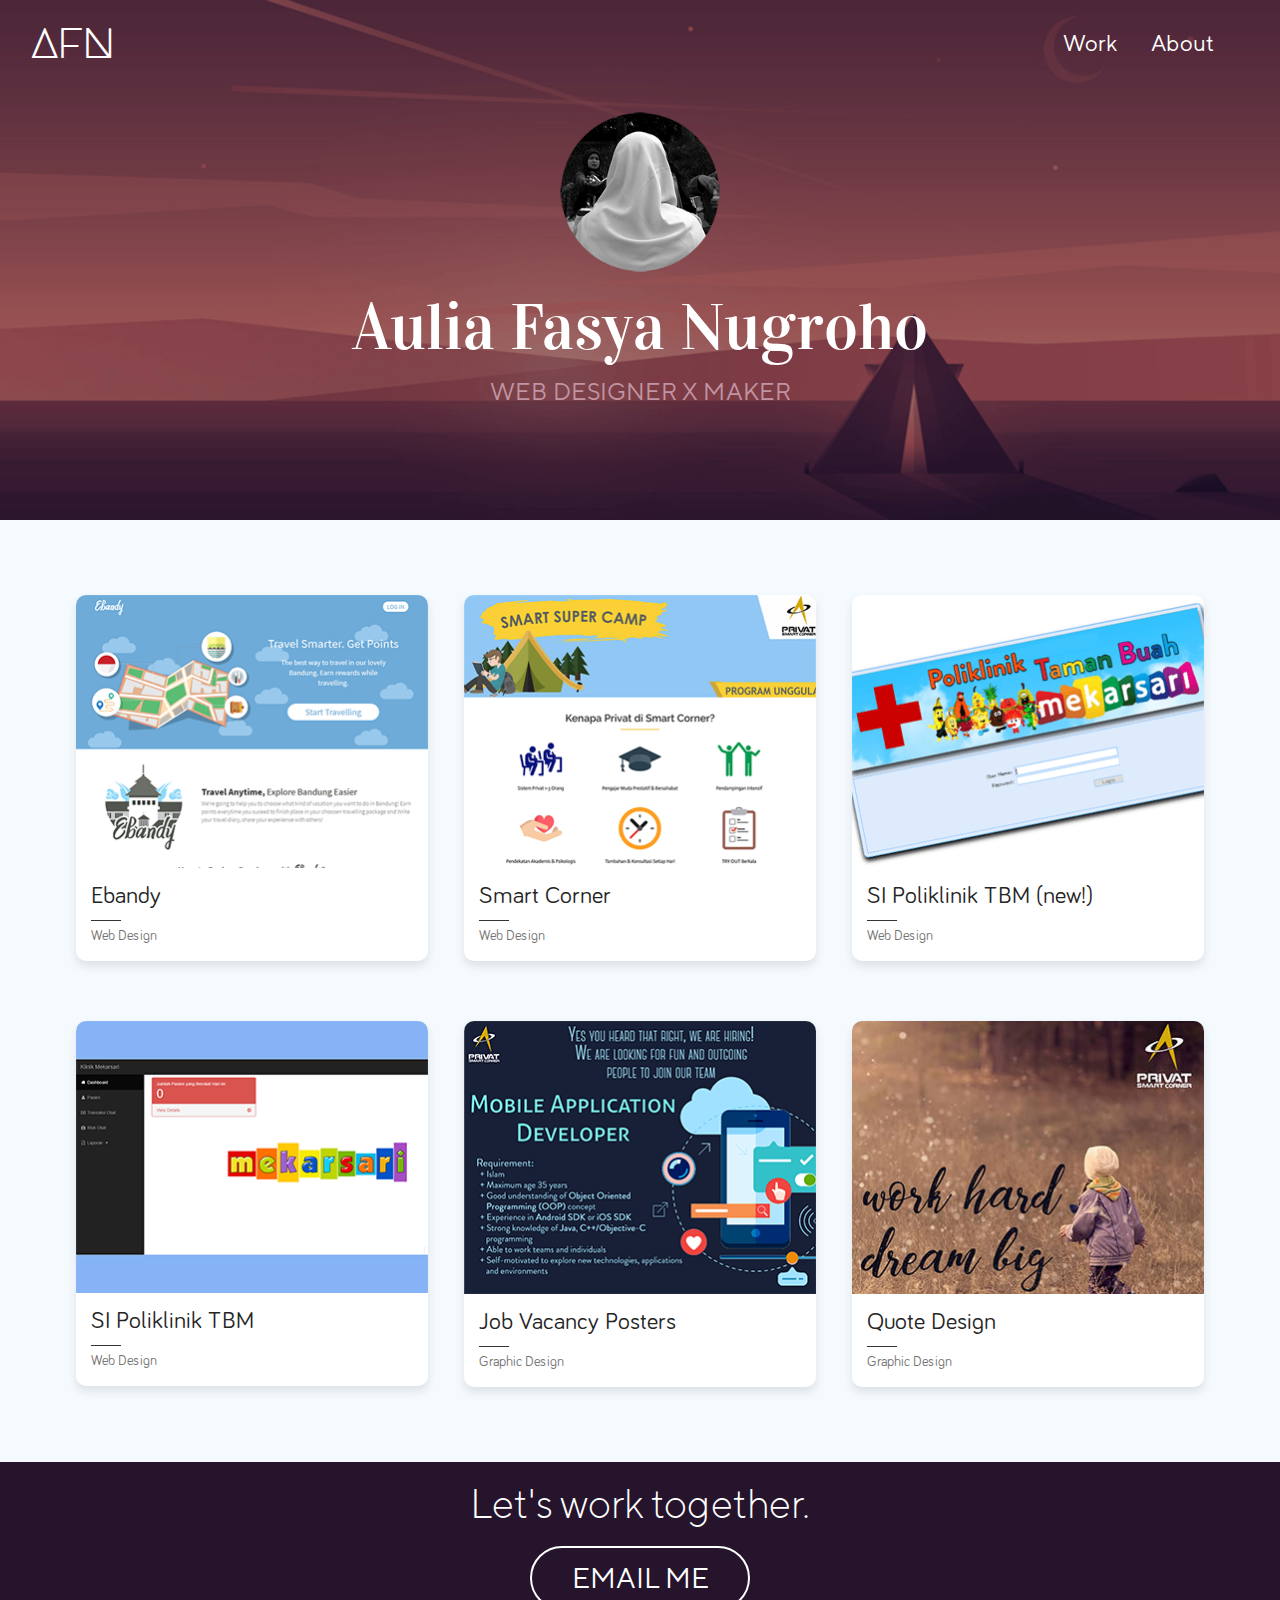
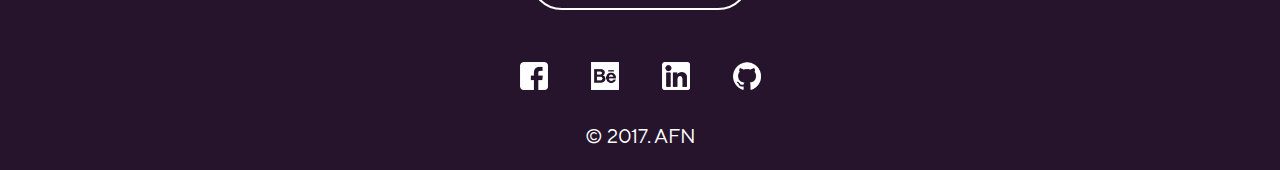
<file: index.html>
<!DOCTYPE html>
<html lang="en">
<head>
    <meta charset="UTF-8">
    <meta name="viewport" content="width=device-width, initial-scale=1.0">
    <meta http-equiv="X-UA-Compatible" content="ie=edge">
    <link rel="stylesheet" href="assets/style/font.css">
    <link rel="stylesheet" href="assets/style/bootstrap.css">
    <link rel="stylesheet" href="assets/style/style.css">
    <link rel="icon" href="assets/images/logo.png">
    <title>Aulia Fasya Nugroho</title>
</head>
<body>
    <header class="index">
        <div class="hero">
            <p class="logo">AFN</p>
            <nav>
                <ul>
                    <li><a href="index.html">Work</a></li>
                    <li><a href="about.html">About</a></li>
                </ul>
            </nav>
            <div class="user">
                <figure>
                    <img src="assets/images/uli.png" alt="uli">
                </figure>
                <h1>Aulia Fasya Nugroho</h1>
                <p class="bio">WEB DESIGNER X MAKER</p>
            </div>
        </div>
    </header>
    <main>
        <div class="site-content">
            <div class="row daftar-hasil">
                <div class="col-lg-4">
                    <div class="hasil">
                        <figure>
                            <a href="https://fasyauliuli.github.io/talentbandung.id/ebandy/"><img src="assets/images/ebandy.png" alt="ebandy"></a>
                        </figure>
                        <div class="hasil-detail">
                            <h2><a href="https://fasyauliuli.github.io/talentbandung.id/ebandy/">Ebandy</a></h2>
                            <div class="garis"></div>
                            <p>Web Design</p>
                        </div>
                    </div>
                </div>
                <div class="col-lg-4">
                    <div class="hasil">
                        <figure>
                            <a href="http://smarteducorner.com"><img src="assets/images/smart.png" alt="smart corner"></a>
                        </figure>
                        <div class="hasil-detail">
                            <h2><a href="http://smarteducorner.com">Smart Corner</a></h2>
                            <div class="garis"></div>
                            <p>Web Design</p>
                        </div>
                    </div>
                </div>
                <div class="col-lg-4">
                    <div class="hasil">
                        <figure>
                            <a href="http://sip-tbm.hostei.com"><img src="assets/images/tbm.png" alt="taman buah mekarsari-skripsi"></a>
                        </figure>
                        <div class="hasil-detail">
                            <h2><a href="http://sip-tbm.hostei.com">SI Poliklinik TBM (new!)</a></h2>
                            <div class="garis"></div>
                            <p>Web Design</p>
                        </div>
                    </div>
                </div>
                <div class="col-lg-4">
                    <div class="hasil">
                        <figure>
                            <a href="http://politbm.netii.net"><img src="assets/images/pkl.png" alt="TBM-PKL"></a>
                        </figure>
                        <div class="hasil-detail">
                            <h2><a href="http://politbm.netii.net">SI Poliklinik TBM</a></h2>
                            <div class="garis"></div>
                            <p>Web Design</p>
                        </div>
                    </div>
                </div>
                <div class="col-lg-4">
                    <div class="hasil">
                        <figure>
                            <a href="https://www.behance.net/gallery/58606611/Job-vacancy-posters"><img src="assets/images/mobile.png" alt="poster lowongan kerja"></a>
                        </figure>
                        <div class="hasil-detail">
                            <h2><a href="https://www.behance.net/gallery/58606611/Job-vacancy-posters">Job Vacancy Posters</a></h2>
                            <div class="garis"></div>
                            <p>Graphic Design</p>
                        </div>
                    </div>
                </div>
                <div class="col-lg-4">
                    <div class="hasil">
                        <figure>
                            <a href="https://www.behance.net/gallery/58575773/Quote-Design"><img src="assets/images/quote.jpg" alt="quote desain"></a>
                        </figure>
                        <div class="hasil-detail">
                            <h2><a href="https://www.behance.net/gallery/58575773/Quote-Design">Quote Design</a></h2>
                            <div class="garis"></div>
                            <p>Graphic Design</p>
                        </div>
                    </div>
                </div>
            </div>
        </div>
    </main>
    <footer>
        <h2>Let's work together.</h2>
        <a href="mailto:liuli.fasya@gmail.com">EMAIL ME</a>
        <div class="sosmed">
            <figure>
                <a href="https://facebook.com/liuli.fasya" class="facebook"><img src="assets/images/fb.png" alt="facebook"></a>
            </figure>          
            <figure>
                <a href="https://behance.net/fasyauliuli" class="behance"><img src="assets/images/behance.png" alt="behance"></a>
            </figure>        
            <figure>
                <a href="https://linkedin.com/in/fasyauliuli" class="linkedin"><img src="assets/images/linkedin.png" alt="linkedin"></a>
            </figure>
            <figure>
                <a href="https://github.com/fasyauliuli" class="github"><img src="assets/images/github.png" alt="github"></a>
            </figure>  
        </div>
        <p>&copy; 2017. <a href="about.html">AFN </a></p>
    </footer>
</body>
</html>
</file>
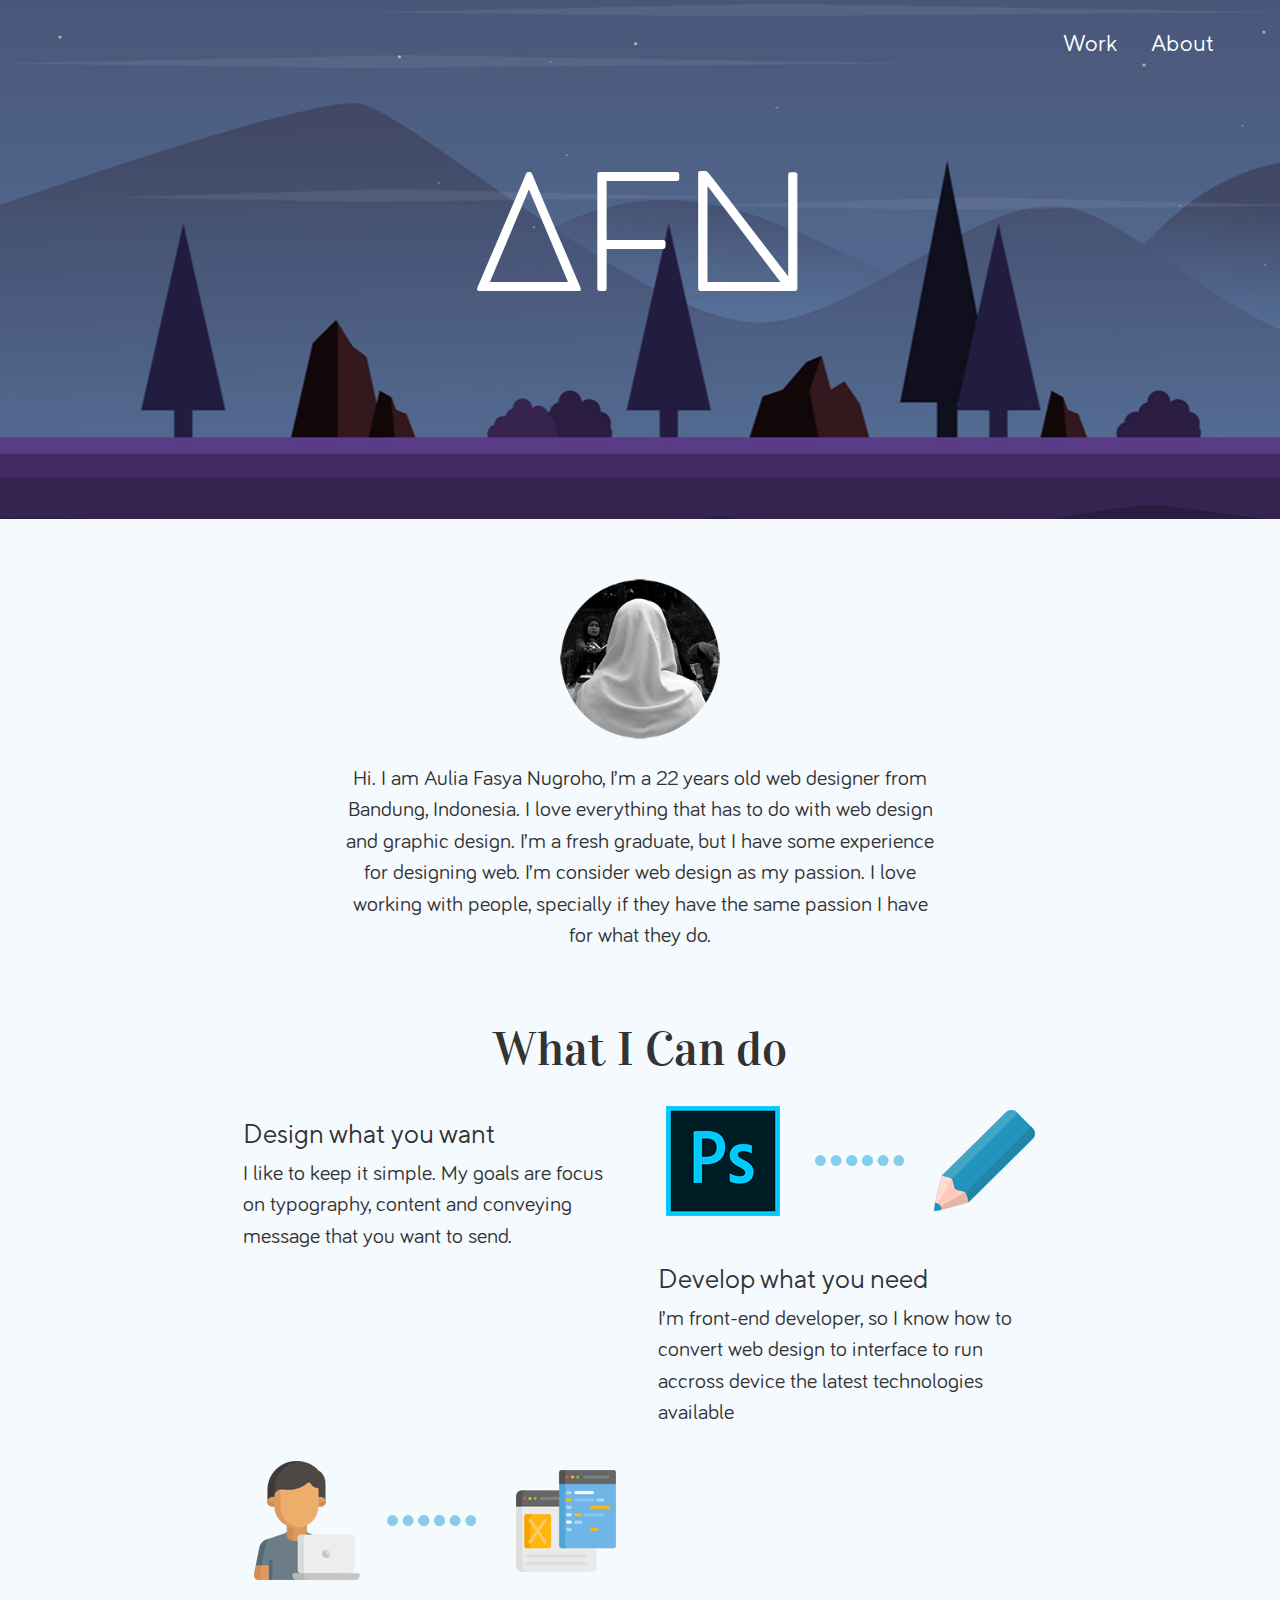
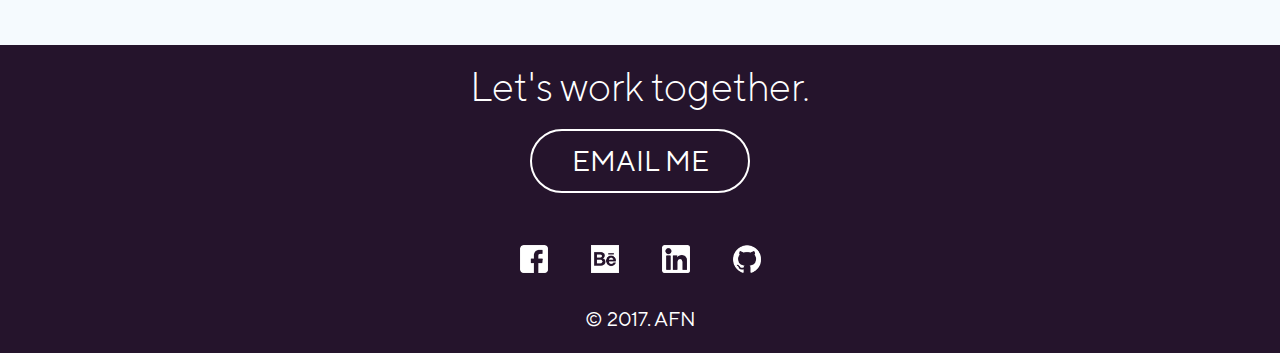
<file: about.html>
<!DOCTYPE html>
<html lang="en">
<head>
    <meta charset="UTF-8">
    <meta name="viewport" content="width=device-width, initial-scale=1.0">
    <meta http-equiv="X-UA-Compatible" content="ie=edge">
    <link rel="stylesheet" href="assets/style/font.css">
    <link rel="stylesheet" href="assets/style/bootstrap.css">
    <link rel="stylesheet" href="assets/style/style.css">
    <link rel="icon" href="assets/images/logo.png">
    <title>About</title>
</head>
<body>
    <header class="about">
        <div class="hero">
            <nav>
                <ul>
                    <li><a href="index.html">Work</a></li>
                    <li><a href="about.html">About</a></li>
                </ul>
            </nav>
            <h1 class="nama">AFN</h1>
        </div>
    </header>
    <main>
        <div class="content-profile">
            <div class="profile">
                <figure>
                    <img src="assets/images/uli.png" alt="uli">
                </figure>
                <p>Hi. I am Aulia Fasya Nugroho, I’m a 22 years old web designer from Bandung, Indonesia. I love everything that has to do with web design and graphic design. I’m a fresh graduate, but I have some experience for designing web. I’m consider web design as my passion. I love working with people, specially if they have the same passion I have for what they do.</p>
            </div>
            <div class="skill">
                <div class="what-can">
                    <h2>What I Can do</h2>
                    <div class="row">
                        <div class="col-md-6">
                            <h3>Design what you want</h3>
                            <p>I like to keep it simple. My goals are focus on typography, content and conveying message that you want to send.</p>
                        </div>
                        <div class="col-md-6">
                            <figure>
                                <img src="assets/images/desain.png" alt="desain">
                            </figure>
                        </div>
                        <div class="col-md-6">
                            <h3>Develop what you need</h3>
                            <p>I’m front-end developer, so I know how to convert web design to interface to run accross device the latest technologies available</p>
                        </div>
                        <div class="col-md-6">
                            <figure>
                                <img src="assets/images/code.png" alt="coding">
                            </figure>
                        </div>
                    </div>
                </div>
            </div>
        </div>
    </main>
    <footer>
        <h2>Let's work together.</h2>
        <a href="mailto:liuli.fasya@gmail.com">EMAIL ME</a>
        <div class="sosmed">
            <figure>
                <a href="https://facebook.com/liuli.fasya" class="facebook"><img src="assets/images/fb.png" alt="facebook"></a>
            </figure>          
            <figure>
                <a href="https://behance.net/fasyauliuli" class="behance"><img src="assets/images/behance.png" alt="behance"></a>
            </figure>        
            <figure>
                <a href="https://linkedin.com/in/fasyauliuli" class="linkedin"><img src="assets/images/linkedin.png" alt="linkedin"></a>
            </figure>
            <figure>
                <a href="https://github.com/fasyauliuli" class="github"><img src="assets/images/github.png" alt="github"></a>
            </figure>  
        </div>
        <p>&copy; 2017. <a href="about.html">AFN </a></p>
    </footer>
</body>
</html>
</file>
<file: assets/style/font.css>
/* This stylesheet generated by Transfonter (https://transfonter.org) on December 6, 2017 4:49 PM */

@font-face {
    font-family: 'Vidaloka';
    src: url('../fonts/Vidaloka-Regular.woff2') format('woff2'),
        url('../fonts/Vidaloka-Regular.woff') format('woff');
    font-weight: normal;
    font-style: normal;
}

@font-face {
    font-family: 'CocoBikeR';
    src: url('../fonts/CocoBikeR.woff2') format('woff2'),
        url('../fonts/CocoBikeR.woff') format('woff');
    font-weight: normal;
    font-style: normal;
}

@font-face {
    font-family: 'CocoBikeR';
    src: url('../fonts/CocoBikeR-Light.woff2') format('woff2'),
        url('../fonts/CocoBikeR-Light.woff') format('woff');
    font-weight: 300;
    font-style: normal;
}

@font-face {
    font-family: 'TT Norms';
    src: url('../fonts/TTNorms-Regular.woff2') format('woff2'),
        url('../fonts/TTNorms-Regular.woff') format('woff');
    font-weight: normal;
    font-style: normal;
}

@font-face {
    font-family: 'TT Norms';
    src: url('../fonts/TTNorms-Light.woff2') format('woff2'),
        url('../fonts/TTNorms-Light.woff') format('woff');
    font-weight: 300;
    font-style: normal;
}

@font-face {
    font-family: 'Bariol';
    src: url('../fonts/Bariol-Regular.woff2') format('woff2'),
        url('../fonts/Bariol-Regular.woff') format('woff');
    font-weight: normal;
    font-style: normal;
}
</file>
<file: assets/style/style.css>
* {
    box-sizing: border-box;
}

body {
    background-color:  #f5fafe
}

header {
    position: relative;
}

.index {
    background: url(../images/camp.png) no-repeat center top fixed;
}

.about {
    background: url(../images/tree.png) no-repeat center top fixed;
}

.hero {
    padding-bottom: 102px;
}

.logo {
    font-family: 'CocoBikeR';
    font-weight: 300;
    font-size: 40px;
    color: white;
    padding: 15px 30px
}

nav ul {
    position: absolute;
    top: 28px;
    right: 50px
}

nav ul li {
    display: inline;
    font-family: 'TT Norms';
    font-size: 22px;
    padding: 0 15px
}

nav ul li a {
    color: white;
    text-decoration: none;
}

nav ul li a:hover {
    color: white;
    text-decoration: none
}


.user {
    text-align: center;
    padding-top: 15px;
}

.user figure img {
    width: 160px
}

.user h1 {
    font-family: 'Vidaloka';
    font-size: 65px;
    color: white
}

.bio {
    font-family: 'TT Norms';
    color: #c194a3;
    font-size: 24px
}

.site-content {
    width: 1135px;
    margin: 45px auto
}

.daftar-hasil .col-lg-4 {
    padding-top: 30px;
    padding-bottom: 30px
}

.hasil {
    background-color: white;
    box-shadow: 0 5px 10px rgba(0,0,0,0.1);
    border-radius: 10px
}

.hasil figure img {
    width: 100%;
    border-top-right-radius: 10px;
    border-top-left-radius: 10px
}

.hasil-detail {
    font-family: 'Bariol';
    padding: 15px;
}

.hasil-detail h2 {
    font-size: 24px
}

.hasil-detail p {
    color: #757474
}

.hasil-detail h2, .hasil-detail p {
    margin: 0
}

.hasil-detail h2 a {
    text-decoration: none;
    color: #252525
}

.garis {
    background-color: #333333;
    height: 1px;
    margin-bottom: 5px;
    margin-top: 10px;
    width: 30px
}

footer {
    text-align: center;
    background-color: #25142c;
    color: white;
    font-family: 'TT Norms';
    padding: 20px 0
}

footer h2 {
    font-size: 40px;
    margin: 0;
    font-weight: 300
}

footer > a {
    color: white;
    text-decoration: none;
    font-size: 28px;
    padding: 10px;
    border: 2px solid white;
    border-radius: 35px;
    display: inline-block;
    width: 220px;
    margin: 20px 0
}

footer > a:hover {
    color: #25142c;
    text-decoration: none;
    border: 2px solid white;
    background-color: white;
    border-radius: 35px;
    transition: ease-in 0.5s;

}

.sosmed {
    margin: 12px 0
}

.sosmed figure {
    display: inline
}

.sosmed figure img {
    height: 28px;
    margin: 20px
}

footer p {
    font-size: 20px;
    margin: 0
}

footer p a {
    color: white;
}

footer p a:hover {
    color: white
}

.nama {
    text-align: center;
    font-family: 'CocoBikeR';
    font-size: 160px;
    color: white;
    font-weight: 300;
    margin: 0;
    padding-top: 145px;
    padding-bottom: 96px
}

.content-profile {
    margin: 60px 0
}

.content-profile p {
    font-family: Bariol;
    font-size: 22px;
}

.profile {
    width: 600px;
    text-align: center;
    margin: auto
}

.profile > figure img {
    width: 160px
}

.profile p {
    margin: 25px 0
}

.skill {
    width: 800px;
    margin: auto
}

.what-can h2 {
    font-family: Vidaloka;
    font-size: 48px;
    margin-top: 70px;
    margin-bottom: 0;
    text-align: center
}

.what-can h3 {
    font-family: TT Norms;
    font-size: 26px
}

.what-can p {
    margin: 0
}

.col-md-6 {
    margin-top: 25px
}

@media screen and (max-width: 1200px){
    .site-content {
        width: 100%
    }

    .row {
        margin: 0 30px
    }

    .col-lg-4 {
        width: 50%;
        float: left;
    }
}

@media screen and (max-width: 820px){
    .skill {
        width: 100%
    }
}

@media screen and (max-width:990px){
    .skill {
        text-align: center
    }
}

@media screen and (max-width: 660px) {
    .user h1 {
        font-size: 55px
    }

    .bio {
        font-size: 20px
    }

    .col-lg-4 {
        width: 100%
    }

    .profile{
        width: 100%;
        padding: 0 30px
    }
}
</file>
